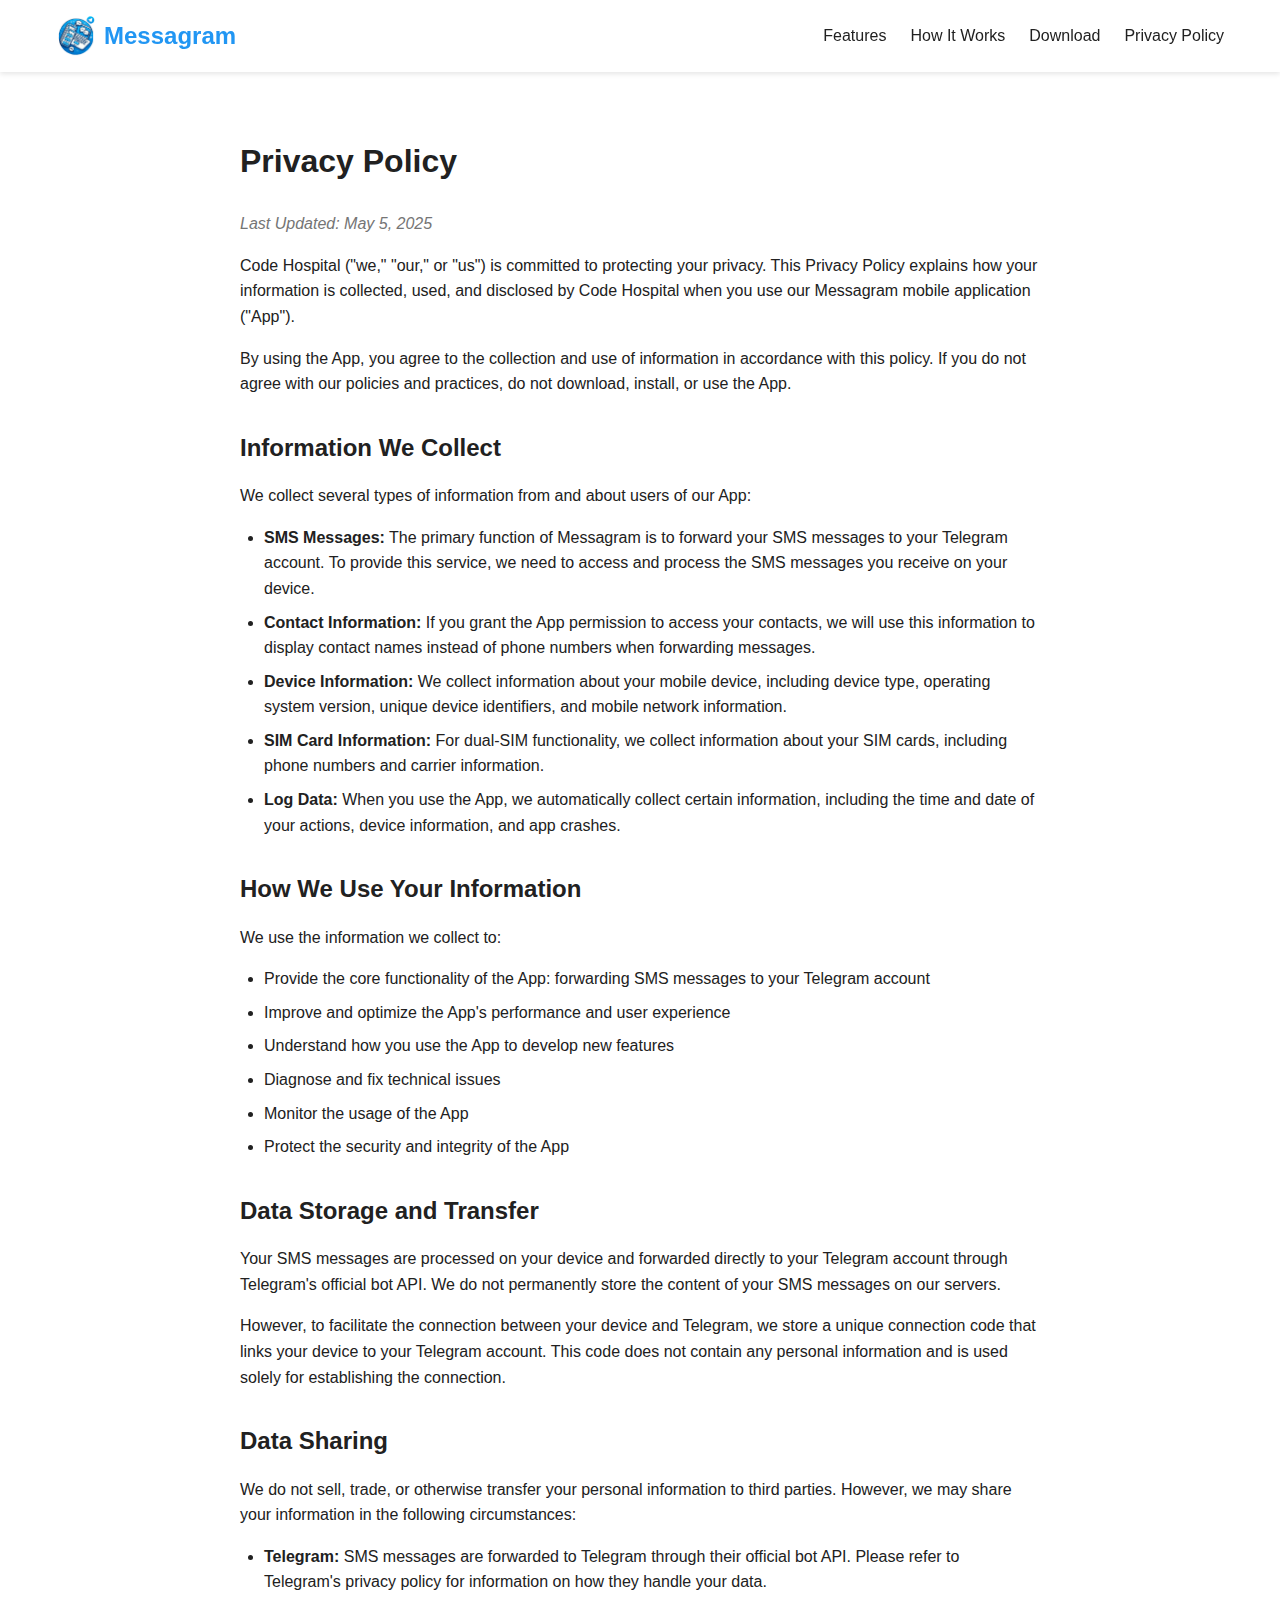
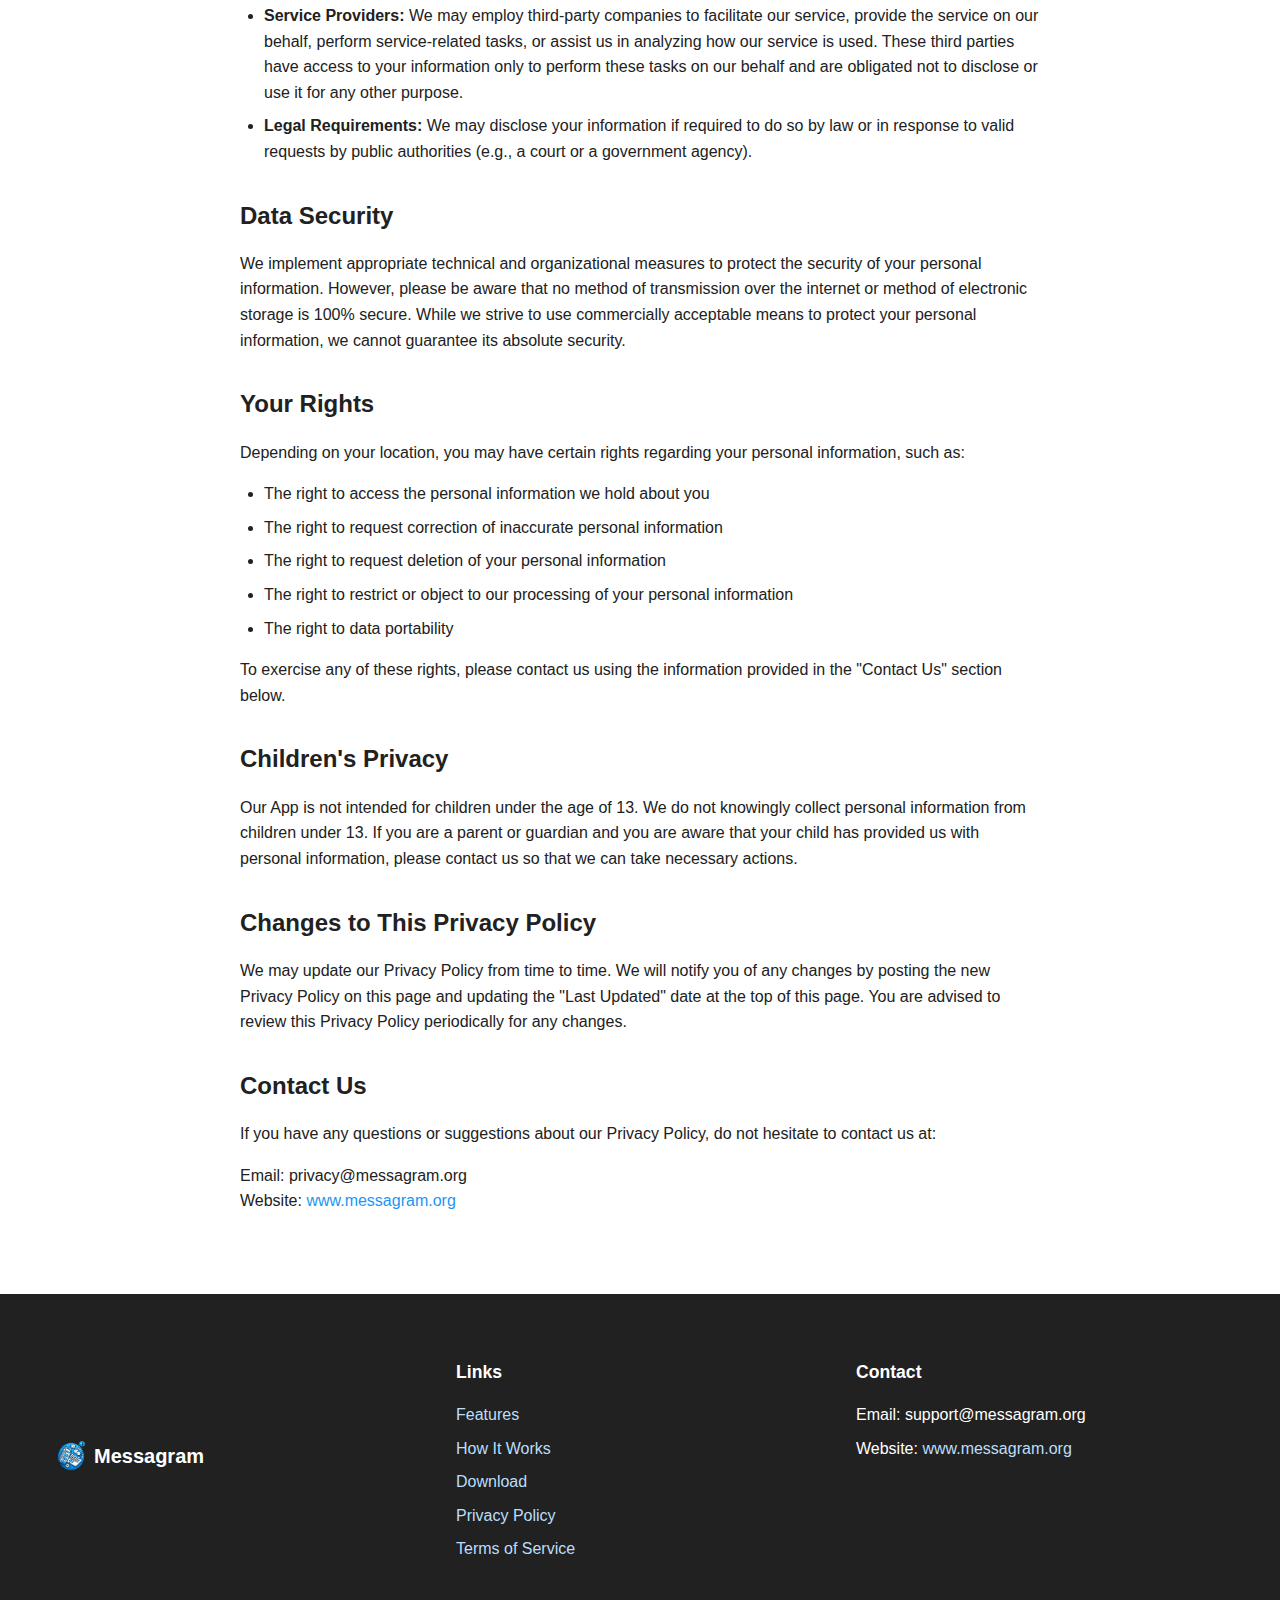
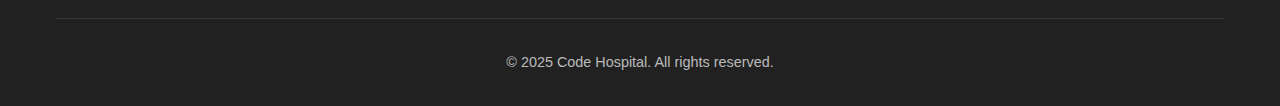
<file: privacy.html>
<!DOCTYPE html>
<html lang="en">
<head>
    <meta charset="UTF-8">
    <meta name="viewport" content="width=device-width, initial-scale=1.0">
    <title>Privacy Policy - Messagram</title>
    <link rel="stylesheet" href="styles.css">
    <link rel="icon" href="images/logo.png" type="image/png">
    <meta name="description" content="Privacy Policy for Messagram - SMS to Telegram Forwarding App">
</head>
<body>
    <header>
        <div class="container">
            <div class="logo">
                <img src="images/logo.png" alt="Messagram Logo">
                <h1>Messagram</h1>
            </div>
            <nav>
                <ul>
                    <li><a href="index.html#features">Features</a></li>
                    <li><a href="index.html#how-it-works">How It Works</a></li>
                    <li><a href="index.html#download">Download</a></li>
                    <li><a href="privacy.html">Privacy Policy</a></li>
                </ul>
            </nav>
        </div>
    </header>

    <div class="privacy-content container">
        <h2>Privacy Policy</h2>
        <p class="last-updated">Last Updated: May 5, 2025</p>

        <p>Code Hospital ("we," "our," or "us") is committed to protecting your privacy. This Privacy Policy explains how your information is collected, used, and disclosed by Code Hospital when you use our Messagram mobile application ("App").</p>
        
        <p>By using the App, you agree to the collection and use of information in accordance with this policy. If you do not agree with our policies and practices, do not download, install, or use the App.</p>

        <h3>Information We Collect</h3>
        
        <p>We collect several types of information from and about users of our App:</p>
        
        <ul>
            <li><strong>SMS Messages:</strong> The primary function of Messagram is to forward your SMS messages to your Telegram account. To provide this service, we need to access and process the SMS messages you receive on your device.</li>
            <li><strong>Contact Information:</strong> If you grant the App permission to access your contacts, we will use this information to display contact names instead of phone numbers when forwarding messages.</li>
            <li><strong>Device Information:</strong> We collect information about your mobile device, including device type, operating system version, unique device identifiers, and mobile network information.</li>
            <li><strong>SIM Card Information:</strong> For dual-SIM functionality, we collect information about your SIM cards, including phone numbers and carrier information.</li>
            <li><strong>Log Data:</strong> When you use the App, we automatically collect certain information, including the time and date of your actions, device information, and app crashes.</li>
        </ul>

        <h3>How We Use Your Information</h3>
        
        <p>We use the information we collect to:</p>
        
        <ul>
            <li>Provide the core functionality of the App: forwarding SMS messages to your Telegram account</li>
            <li>Improve and optimize the App's performance and user experience</li>
            <li>Understand how you use the App to develop new features</li>
            <li>Diagnose and fix technical issues</li>
            <li>Monitor the usage of the App</li>
            <li>Protect the security and integrity of the App</li>
        </ul>

        <h3>Data Storage and Transfer</h3>
        
        <p>Your SMS messages are processed on your device and forwarded directly to your Telegram account through Telegram's official bot API. We do not permanently store the content of your SMS messages on our servers.</p>
        
        <p>However, to facilitate the connection between your device and Telegram, we store a unique connection code that links your device to your Telegram account. This code does not contain any personal information and is used solely for establishing the connection.</p>

        <h3>Data Sharing</h3>
        
        <p>We do not sell, trade, or otherwise transfer your personal information to third parties. However, we may share your information in the following circumstances:</p>
        
        <ul>
            <li><strong>Telegram:</strong> SMS messages are forwarded to Telegram through their official bot API. Please refer to Telegram's privacy policy for information on how they handle your data.</li>
            <li><strong>Service Providers:</strong> We may employ third-party companies to facilitate our service, provide the service on our behalf, perform service-related tasks, or assist us in analyzing how our service is used. These third parties have access to your information only to perform these tasks on our behalf and are obligated not to disclose or use it for any other purpose.</li>
            <li><strong>Legal Requirements:</strong> We may disclose your information if required to do so by law or in response to valid requests by public authorities (e.g., a court or a government agency).</li>
        </ul>

        <h3>Data Security</h3>
        
        <p>We implement appropriate technical and organizational measures to protect the security of your personal information. However, please be aware that no method of transmission over the internet or method of electronic storage is 100% secure. While we strive to use commercially acceptable means to protect your personal information, we cannot guarantee its absolute security.</p>

        <h3>Your Rights</h3>
        
        <p>Depending on your location, you may have certain rights regarding your personal information, such as:</p>
        
        <ul>
            <li>The right to access the personal information we hold about you</li>
            <li>The right to request correction of inaccurate personal information</li>
            <li>The right to request deletion of your personal information</li>
            <li>The right to restrict or object to our processing of your personal information</li>
            <li>The right to data portability</li>
        </ul>
        
        <p>To exercise any of these rights, please contact us using the information provided in the "Contact Us" section below.</p>

        <h3>Children's Privacy</h3>
        
        <p>Our App is not intended for children under the age of 13. We do not knowingly collect personal information from children under 13. If you are a parent or guardian and you are aware that your child has provided us with personal information, please contact us so that we can take necessary actions.</p>

        <h3>Changes to This Privacy Policy</h3>
        
        <p>We may update our Privacy Policy from time to time. We will notify you of any changes by posting the new Privacy Policy on this page and updating the "Last Updated" date at the top of this page. You are advised to review this Privacy Policy periodically for any changes.</p>

        <h3>Contact Us</h3>
        
        <p>If you have any questions or suggestions about our Privacy Policy, do not hesitate to contact us at:</p>
        
        <p>Email: privacy@messagram.org<br>
        Website: <a href="https://www.messagram.org">www.messagram.org</a></p>
    </div>

    <footer>
        <div class="container">
            <div class="footer-content">
                <div class="footer-logo">
                    <img src="images/logo.png" alt="Messagram Logo">
                    <h3>Messagram</h3>
                </div>
                <div class="footer-links">
                    <h4>Links</h4>
                    <ul>
                        <li><a href="index.html#features">Features</a></li>
                        <li><a href="index.html#how-it-works">How It Works</a></li>
                        <li><a href="index.html#download">Download</a></li>
                        <li><a href="privacy.html">Privacy Policy</a></li>
                        <li><a href="terms.html">Terms of Service</a></li>
                    </ul>
                </div>
                <div class="footer-contact">
                    <h4>Contact</h4>
                    <p>Email: support@messagram.org</p>
                    <p>Website: <a href="https://www.messagram.org">www.messagram.org</a></p>
                </div>
            </div>
            <div class="footer-bottom">
                <p>&copy; 2025 Code Hospital. All rights reserved.</p>
            </div>
        </div>
    </footer>

    <script src="script.js"></script>
</body>
</html>
</file>
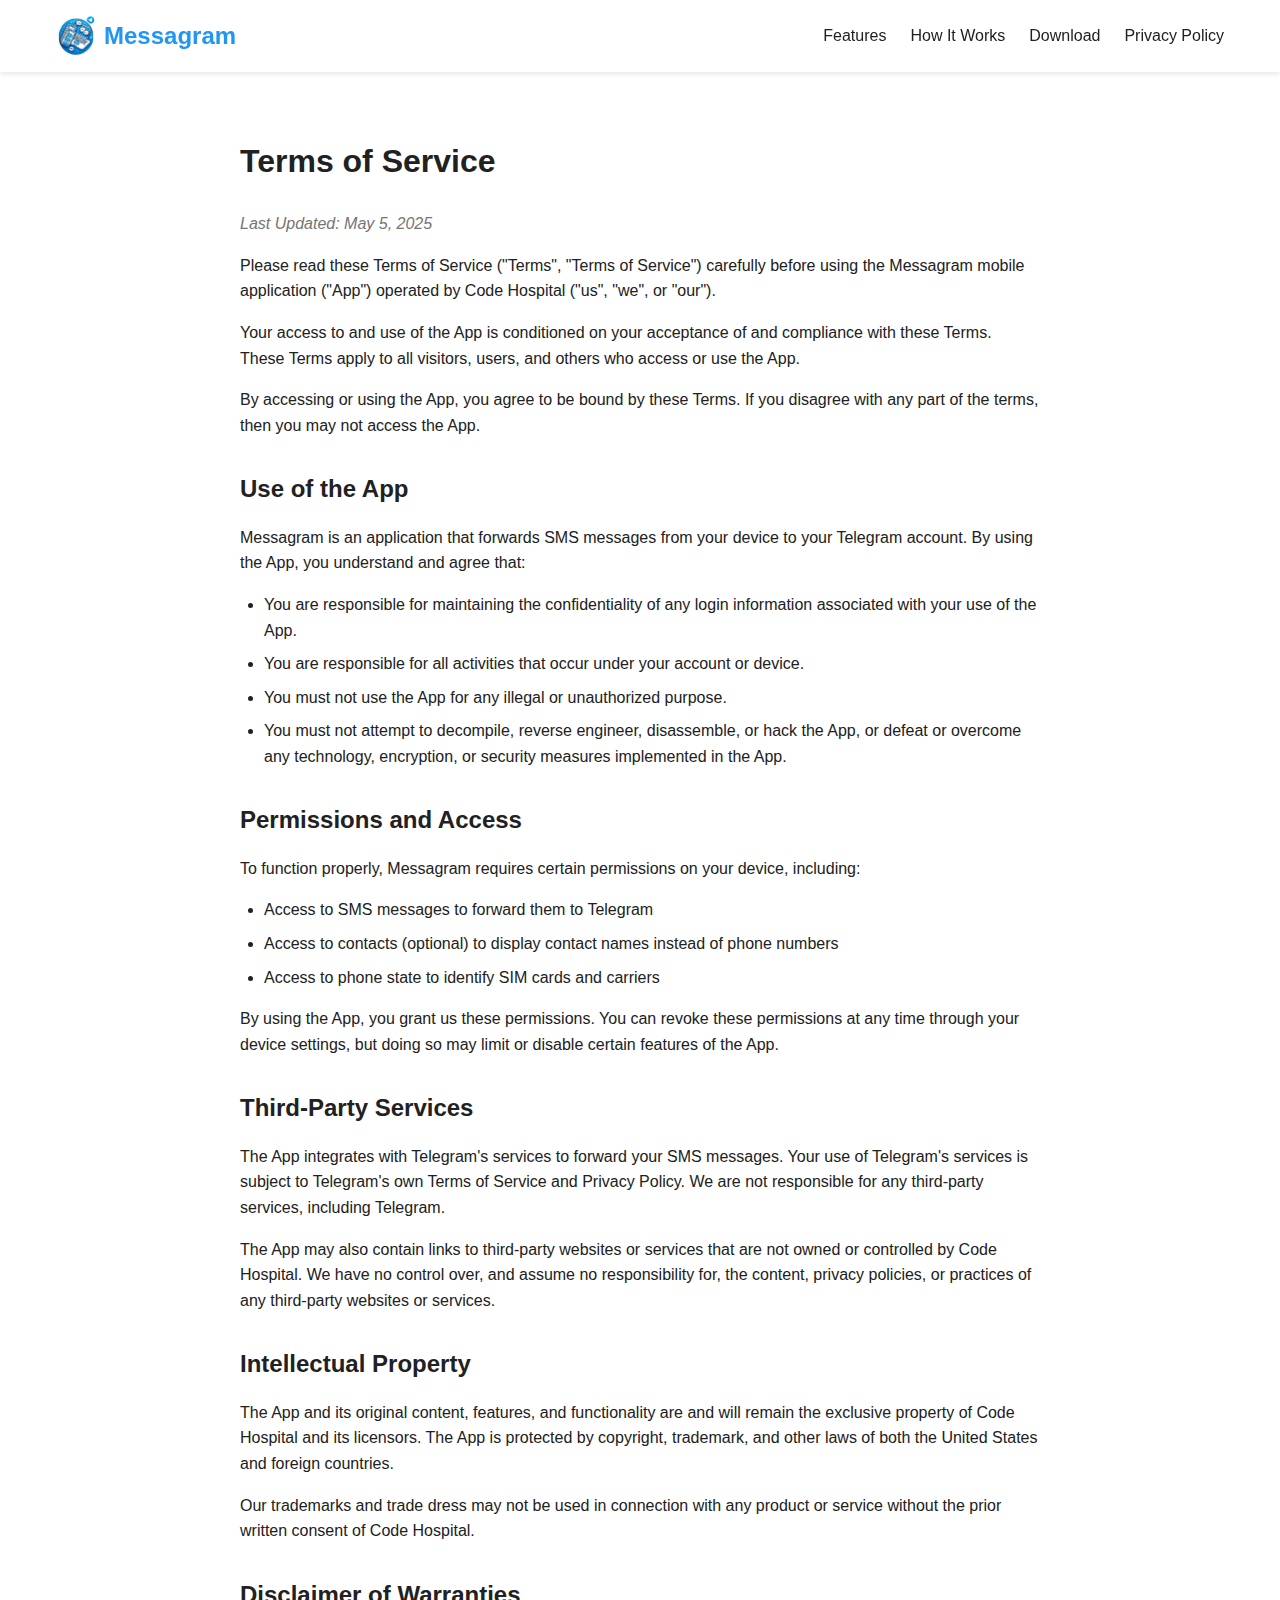
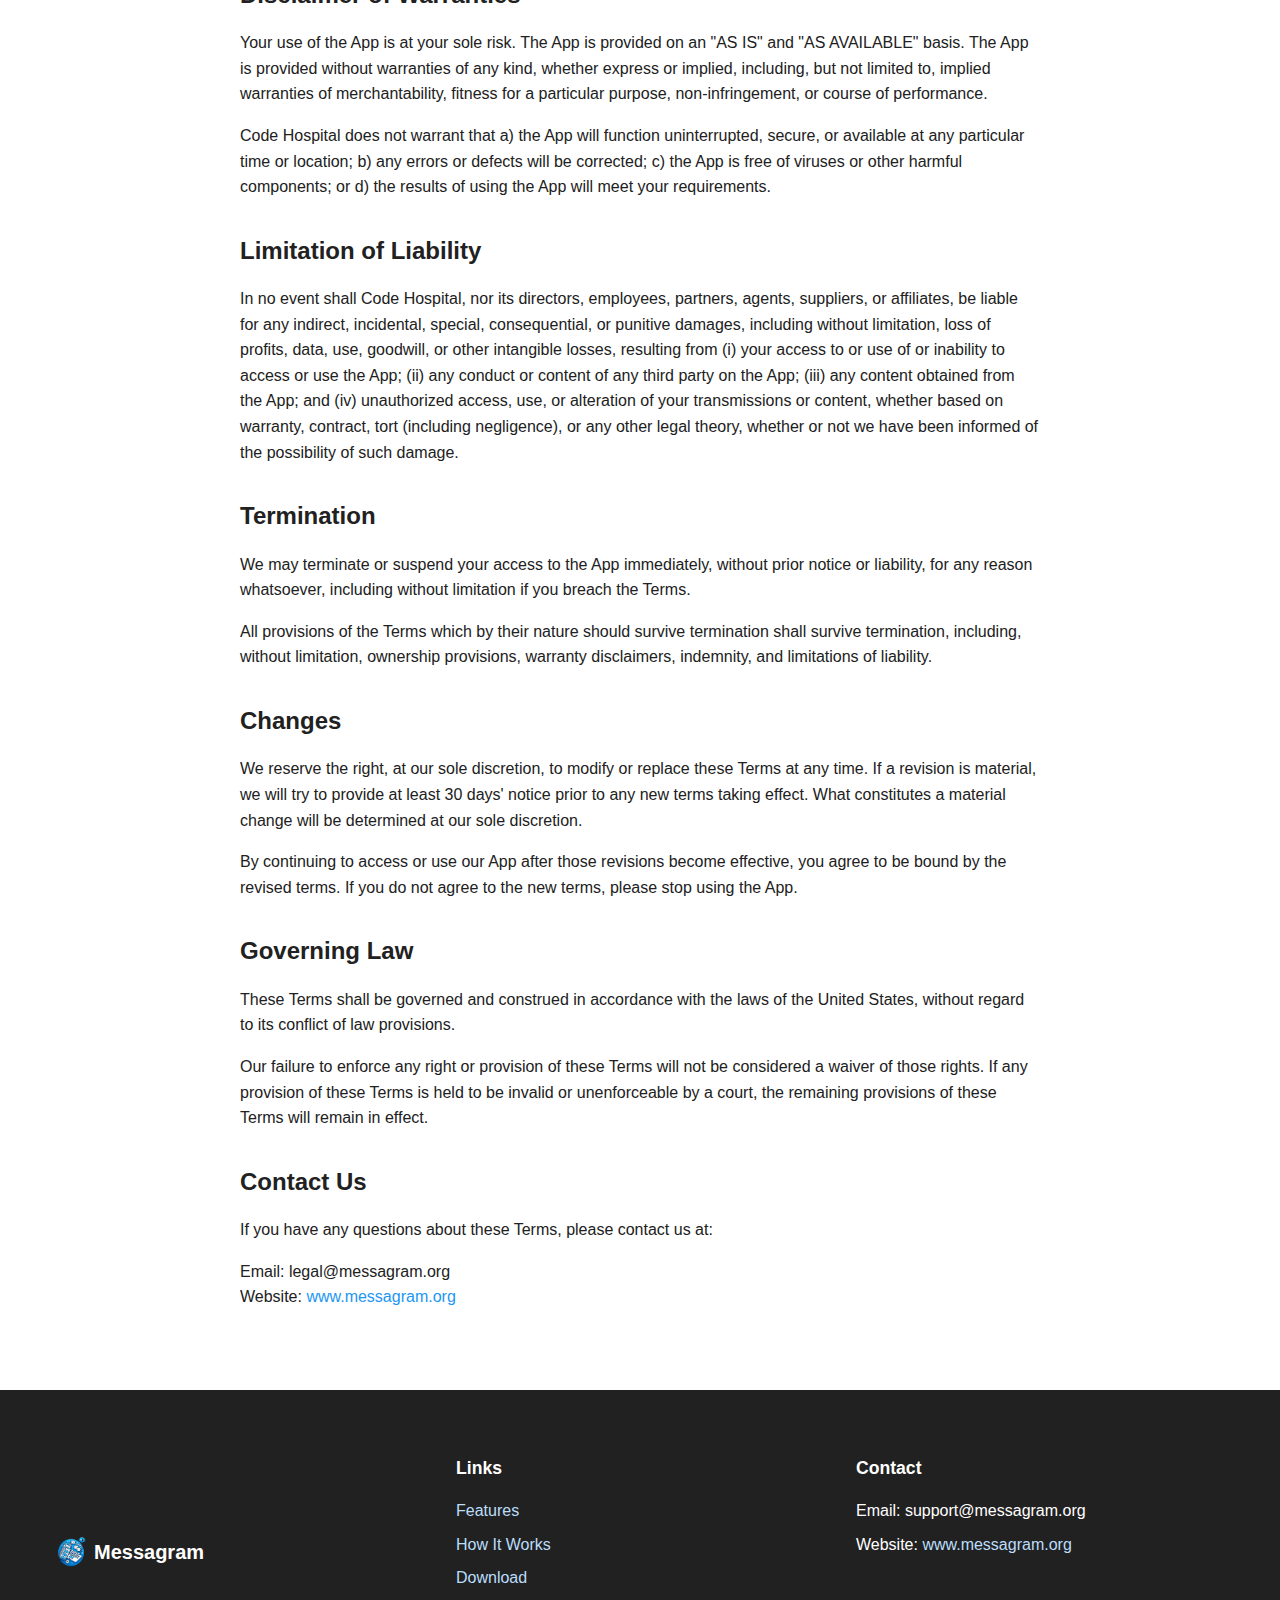
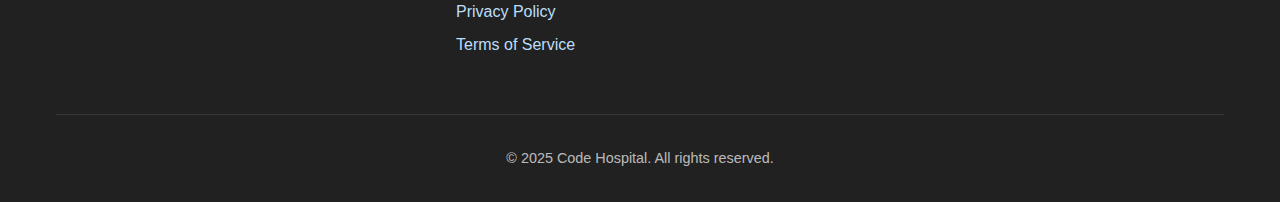
<file: terms.html>
<!DOCTYPE html>
<html lang="en">
<head>
    <meta charset="UTF-8">
    <meta name="viewport" content="width=device-width, initial-scale=1.0">
    <title>Terms of Service - Messagram</title>
    <link rel="stylesheet" href="styles.css">
    <link rel="icon" href="images/logo.png" type="image/png">
    <meta name="description" content="Terms of Service for Messagram - SMS to Telegram Forwarding App">
</head>
<body>
    <header>
        <div class="container">
            <div class="logo">
                <img src="images/logo.png" alt="Messagram Logo">
                <h1>Messagram</h1>
            </div>
            <nav>
                <ul>
                    <li><a href="index.html#features">Features</a></li>
                    <li><a href="index.html#how-it-works">How It Works</a></li>
                    <li><a href="index.html#download">Download</a></li>
                    <li><a href="privacy.html">Privacy Policy</a></li>
                </ul>
            </nav>
        </div>
    </header>

    <div class="privacy-content container">
        <h2>Terms of Service</h2>
        <p class="last-updated">Last Updated: May 5, 2025</p>

        <p>Please read these Terms of Service ("Terms", "Terms of Service") carefully before using the Messagram mobile application ("App") operated by Code Hospital ("us", "we", or "our").</p>
        
        <p>Your access to and use of the App is conditioned on your acceptance of and compliance with these Terms. These Terms apply to all visitors, users, and others who access or use the App.</p>
        
        <p>By accessing or using the App, you agree to be bound by these Terms. If you disagree with any part of the terms, then you may not access the App.</p>

        <h3>Use of the App</h3>
        
        <p>Messagram is an application that forwards SMS messages from your device to your Telegram account. By using the App, you understand and agree that:</p>
        
        <ul>
            <li>You are responsible for maintaining the confidentiality of any login information associated with your use of the App.</li>
            <li>You are responsible for all activities that occur under your account or device.</li>
            <li>You must not use the App for any illegal or unauthorized purpose.</li>
            <li>You must not attempt to decompile, reverse engineer, disassemble, or hack the App, or defeat or overcome any technology, encryption, or security measures implemented in the App.</li>
        </ul>

        <h3>Permissions and Access</h3>
        
        <p>To function properly, Messagram requires certain permissions on your device, including:</p>
        
        <ul>
            <li>Access to SMS messages to forward them to Telegram</li>
            <li>Access to contacts (optional) to display contact names instead of phone numbers</li>
            <li>Access to phone state to identify SIM cards and carriers</li>
        </ul>
        
        <p>By using the App, you grant us these permissions. You can revoke these permissions at any time through your device settings, but doing so may limit or disable certain features of the App.</p>

        <h3>Third-Party Services</h3>
        
        <p>The App integrates with Telegram's services to forward your SMS messages. Your use of Telegram's services is subject to Telegram's own Terms of Service and Privacy Policy. We are not responsible for any third-party services, including Telegram.</p>
        
        <p>The App may also contain links to third-party websites or services that are not owned or controlled by Code Hospital. We have no control over, and assume no responsibility for, the content, privacy policies, or practices of any third-party websites or services.</p>

        <h3>Intellectual Property</h3>
        
        <p>The App and its original content, features, and functionality are and will remain the exclusive property of Code Hospital and its licensors. The App is protected by copyright, trademark, and other laws of both the United States and foreign countries.</p>
        
        <p>Our trademarks and trade dress may not be used in connection with any product or service without the prior written consent of Code Hospital.</p>

        <h3>Disclaimer of Warranties</h3>
        
        <p>Your use of the App is at your sole risk. The App is provided on an "AS IS" and "AS AVAILABLE" basis. The App is provided without warranties of any kind, whether express or implied, including, but not limited to, implied warranties of merchantability, fitness for a particular purpose, non-infringement, or course of performance.</p>
        
        <p>Code Hospital does not warrant that a) the App will function uninterrupted, secure, or available at any particular time or location; b) any errors or defects will be corrected; c) the App is free of viruses or other harmful components; or d) the results of using the App will meet your requirements.</p>

        <h3>Limitation of Liability</h3>
        
        <p>In no event shall Code Hospital, nor its directors, employees, partners, agents, suppliers, or affiliates, be liable for any indirect, incidental, special, consequential, or punitive damages, including without limitation, loss of profits, data, use, goodwill, or other intangible losses, resulting from (i) your access to or use of or inability to access or use the App; (ii) any conduct or content of any third party on the App; (iii) any content obtained from the App; and (iv) unauthorized access, use, or alteration of your transmissions or content, whether based on warranty, contract, tort (including negligence), or any other legal theory, whether or not we have been informed of the possibility of such damage.</p>

        <h3>Termination</h3>
        
        <p>We may terminate or suspend your access to the App immediately, without prior notice or liability, for any reason whatsoever, including without limitation if you breach the Terms.</p>
        
        <p>All provisions of the Terms which by their nature should survive termination shall survive termination, including, without limitation, ownership provisions, warranty disclaimers, indemnity, and limitations of liability.</p>

        <h3>Changes</h3>
        
        <p>We reserve the right, at our sole discretion, to modify or replace these Terms at any time. If a revision is material, we will try to provide at least 30 days' notice prior to any new terms taking effect. What constitutes a material change will be determined at our sole discretion.</p>
        
        <p>By continuing to access or use our App after those revisions become effective, you agree to be bound by the revised terms. If you do not agree to the new terms, please stop using the App.</p>

        <h3>Governing Law</h3>
        
        <p>These Terms shall be governed and construed in accordance with the laws of the United States, without regard to its conflict of law provisions.</p>
        
        <p>Our failure to enforce any right or provision of these Terms will not be considered a waiver of those rights. If any provision of these Terms is held to be invalid or unenforceable by a court, the remaining provisions of these Terms will remain in effect.</p>

        <h3>Contact Us</h3>
        
        <p>If you have any questions about these Terms, please contact us at:</p>
        
        <p>Email: legal@messagram.org<br>
        Website: <a href="https://www.messagram.org">www.messagram.org</a></p>
    </div>

    <footer>
        <div class="container">
            <div class="footer-content">
                <div class="footer-logo">
                    <img src="images/logo.png" alt="Messagram Logo">
                    <h3>Messagram</h3>
                </div>
                <div class="footer-links">
                    <h4>Links</h4>
                    <ul>
                        <li><a href="index.html#features">Features</a></li>
                        <li><a href="index.html#how-it-works">How It Works</a></li>
                        <li><a href="index.html#download">Download</a></li>
                        <li><a href="privacy.html">Privacy Policy</a></li>
                        <li><a href="terms.html">Terms of Service</a></li>
                    </ul>
                </div>
                <div class="footer-contact">
                    <h4>Contact</h4>
                    <p>Email: support@messagram.org</p>
                    <p>Website: <a href="https://www.messagram.org">www.messagram.org</a></p>
                </div>
            </div>
            <div class="footer-bottom">
                <p>&copy; 2025 Code Hospital. All rights reserved.</p>
            </div>
        </div>
    </footer>

    <script src="script.js"></script>
</body>
</html>
</file>
<file: styles.css>
:root {
    --primary-color: #2196F3;
    --primary-dark: #1976D2;
    --primary-light: #BBDEFB;
    --accent-color: #FF9800;
    --text-color: #212121;
    --text-secondary: #757575;
    --background-color: #FFFFFF;
    --background-light: #F5F5F5;
    --border-color: #EEEEEE;
    --shadow: 0 2px 5px rgba(0, 0, 0, 0.1);
    --radius: 8px;
    --spacing: 1rem;
}

* {
    margin: 0;
    padding: 0;
    box-sizing: border-box;
}

body {
    font-family: 'Segoe UI', Tahoma, Geneva, Verdana, sans-serif;
    line-height: 1.6;
    color: var(--text-color);
    background-color: var(--background-color);
}

.container {
    width: 100%;
    max-width: 1200px;
    margin: 0 auto;
    padding: 0 var(--spacing);
}

a {
    color: var(--primary-color);
    text-decoration: none;
    transition: color 0.3s ease;
}

a:hover {
    color: var(--primary-dark);
}

img {
    max-width: 100%;
    height: auto;
}

/* Header */
header {
    background-color: var(--background-color);
    box-shadow: var(--shadow);
    position: sticky;
    top: 0;
    z-index: 100;
    padding: 1rem 0;
}

header .container {
    display: flex;
    justify-content: space-between;
    align-items: center;
}

.logo {
    display: flex;
    align-items: center;
    gap: 0.5rem;
}

.logo img {
    width: 40px;
    height: 40px;
}

.logo h1 {
    font-size: 1.5rem;
    font-weight: 600;
    color: var(--primary-color);
}

nav ul {
    display: flex;
    list-style: none;
    gap: 1.5rem;
}

nav a {
    font-weight: 500;
    color: var(--text-color);
}

nav a:hover {
    color: var(--primary-color);
}

/* Buttons */
.btn {
    display: inline-block;
    padding: 0.75rem 1.5rem;
    border-radius: var(--radius);
    font-weight: 500;
    text-align: center;
    cursor: pointer;
    transition: all 0.3s ease;
}

.btn.primary {
    background-color: var(--primary-color);
    color: white;
}

.btn.primary:hover {
    background-color: var(--primary-dark);
}

.btn.secondary {
    background-color: white;
    color: var(--primary-color);
    border: 1px solid var(--primary-color);
}

.btn.secondary:hover {
    background-color: var(--primary-light);
}

/* Hero Section */
.hero {
    padding: 4rem 0;
    background-color: var(--primary-light);
}

.hero .container {
    display: flex;
    align-items: center;
    gap: 2rem;
}

.hero-content {
    flex: 1;
}

.hero-content h2 {
    font-size: 2.5rem;
    margin-bottom: 1rem;
    line-height: 1.2;
}

.hero-content p {
    font-size: 1.1rem;
    margin-bottom: 1.5rem;
    color: var(--text-secondary);
}

.hero-image {
    flex: 1;
    text-align: center;
}

.hero-image img {
    max-width: 100%;
    height: auto;
    border-radius: var(--radius);
    box-shadow: var(--shadow);
}

/* Features Section */
.features {
    padding: 4rem 0;
    background-color: var(--background-light);
}

.features h2 {
    text-align: center;
    margin-bottom: 3rem;
    font-size: 2rem;
}

.feature-grid {
    display: grid;
    grid-template-columns: repeat(auto-fit, minmax(250px, 1fr));
    gap: 2rem;
}

.feature-card {
    background-color: white;
    border-radius: var(--radius);
    padding: 2rem;
    box-shadow: var(--shadow);
    text-align: center;
    transition: transform 0.3s ease;
}

.feature-card:hover {
    transform: translateY(-5px);
}

.feature-icon {
    margin-bottom: 1rem;
}

.feature-icon img {
    width: 60px;
    height: 60px;
}

.feature-card h3 {
    margin-bottom: 0.5rem;
    font-size: 1.25rem;
}

.feature-card p {
    color: var(--text-secondary);
}

/* How It Works Section */
.how-it-works {
    padding: 4rem 0;
}

.how-it-works h2 {
    text-align: center;
    margin-bottom: 3rem;
    font-size: 2rem;
}

.steps {
    display: flex;
    flex-direction: column;
    gap: 3rem;
}

.step {
    display: flex;
    gap: 2rem;
    align-items: flex-start;
}

.step-number {
    background-color: var(--primary-color);
    color: white;
    width: 40px;
    height: 40px;
    border-radius: 50%;
    display: flex;
    align-items: center;
    justify-content: center;
    font-weight: bold;
    font-size: 1.25rem;
    flex-shrink: 0;
}

.step-content {
    flex: 1;
}

.step-content h3 {
    margin-bottom: 0.5rem;
    font-size: 1.25rem;
}

.step-content p {
    margin-bottom: 1rem;
    color: var(--text-secondary);
}

.step-content img {
    border-radius: var(--radius);
    box-shadow: var(--shadow);
    max-width: 100%;
}

/* Download Section */
.download {
    padding: 4rem 0;
    background-color: var(--primary-light);
    text-align: center;
}

.download h2 {
    margin-bottom: 1rem;
    font-size: 2rem;
}

.download p {
    margin-bottom: 2rem;
    color: var(--text-secondary);
    max-width: 600px;
    margin-left: auto;
    margin-right: auto;
}

.download-buttons {
    display: flex;
    justify-content: center;
    gap: 1.5rem;
    flex-wrap: wrap;
}

.download-btn {
    display: flex;
    align-items: center;
    gap: 0.75rem;
    padding: 0.75rem 1.5rem;
    border-radius: var(--radius);
    text-align: left;
}

.download-btn img {
    width: 100%;
    height: auto;
}

.reviews {
    padding: 4rem 0;
    text-align: center;
}

.reviews h2 {
    margin-bottom: 1rem;
    font-size: 2rem;
}

.reviews .feature-grid {
    display: grid;
    grid-template-columns: repeat(auto-fit, minmax(250px, 1fr));
    gap: 2rem;
}

.reviews .feature-card {
    background-color: var(--primary-light);
}

/* Footer */
footer {
    background-color: var(--text-color);
    color: white;
    padding: 4rem 0 2rem;
}

.footer-content {
    display: grid;
    grid-template-columns: repeat(auto-fit, minmax(200px, 1fr));
    gap: 2rem;
    margin-bottom: 3rem;
}

.footer-logo {
    display: flex;
    align-items: center;
    gap: 0.5rem;
    margin-bottom: 1rem;
}

.footer-logo img {
    width: 30px;
    height: 30px;
}

.footer-logo h3 {
    font-size: 1.25rem;
    font-weight: 600;
    color: white;
}

.footer-links h4,
.footer-contact h4 {
    margin-bottom: 1rem;
    font-size: 1.1rem;
}

.footer-links ul {
    list-style: none;
}

.footer-links li {
    margin-bottom: 0.5rem;
}

.footer-links a,
.footer-contact a {
    color: #BBDEFB;
    transition: color 0.3s ease;
}

.footer-links a:hover,
.footer-contact a:hover {
    color: white;
}

.footer-contact p {
    margin-bottom: 0.5rem;
}

.footer-bottom {
    text-align: center;
    padding-top: 2rem;
    border-top: 1px solid rgba(255, 255, 255, 0.1);
    font-size: 0.9rem;
    color: rgba(255, 255, 255, 0.7);
}

/* Privacy Policy Page */
.privacy-content {
    padding: 4rem 0;
    max-width: 800px;
    margin: 0 auto;
}

.privacy-content h2 {
    margin-bottom: 1.5rem;
    font-size: 2rem;
}

.privacy-content h3 {
    margin: 2rem 0 1rem;
    font-size: 1.5rem;
}

.privacy-content p,
.privacy-content ul,
.privacy-content ol {
    margin-bottom: 1rem;
}

.privacy-content ul,
.privacy-content ol {
    margin-left: 1.5rem;
}

.privacy-content li {
    margin-bottom: 0.5rem;
}

.last-updated {
    font-style: italic;
    color: var(--text-secondary);
    margin-bottom: 2rem;
}

/* Responsive Design */
@media (max-width: 768px) {
    .hero .container {
        flex-direction: column;
    }
    
    .step {
        flex-direction: column;
    }
    
    .step-number {
        margin-bottom: 1rem;
    }
    
    nav ul {
        gap: 1rem;
    }
    
    .hero-content h2 {
        font-size: 2rem;
    }
}

@media (max-width: 480px) {
    header .container {
        flex-direction: column;
        gap: 1rem;
    }
    
    nav ul {
        flex-wrap: wrap;
        justify-content: center;
    }
    
    .download-buttons {
        flex-direction: column;
        align-items: center;
    }
}
</file>
